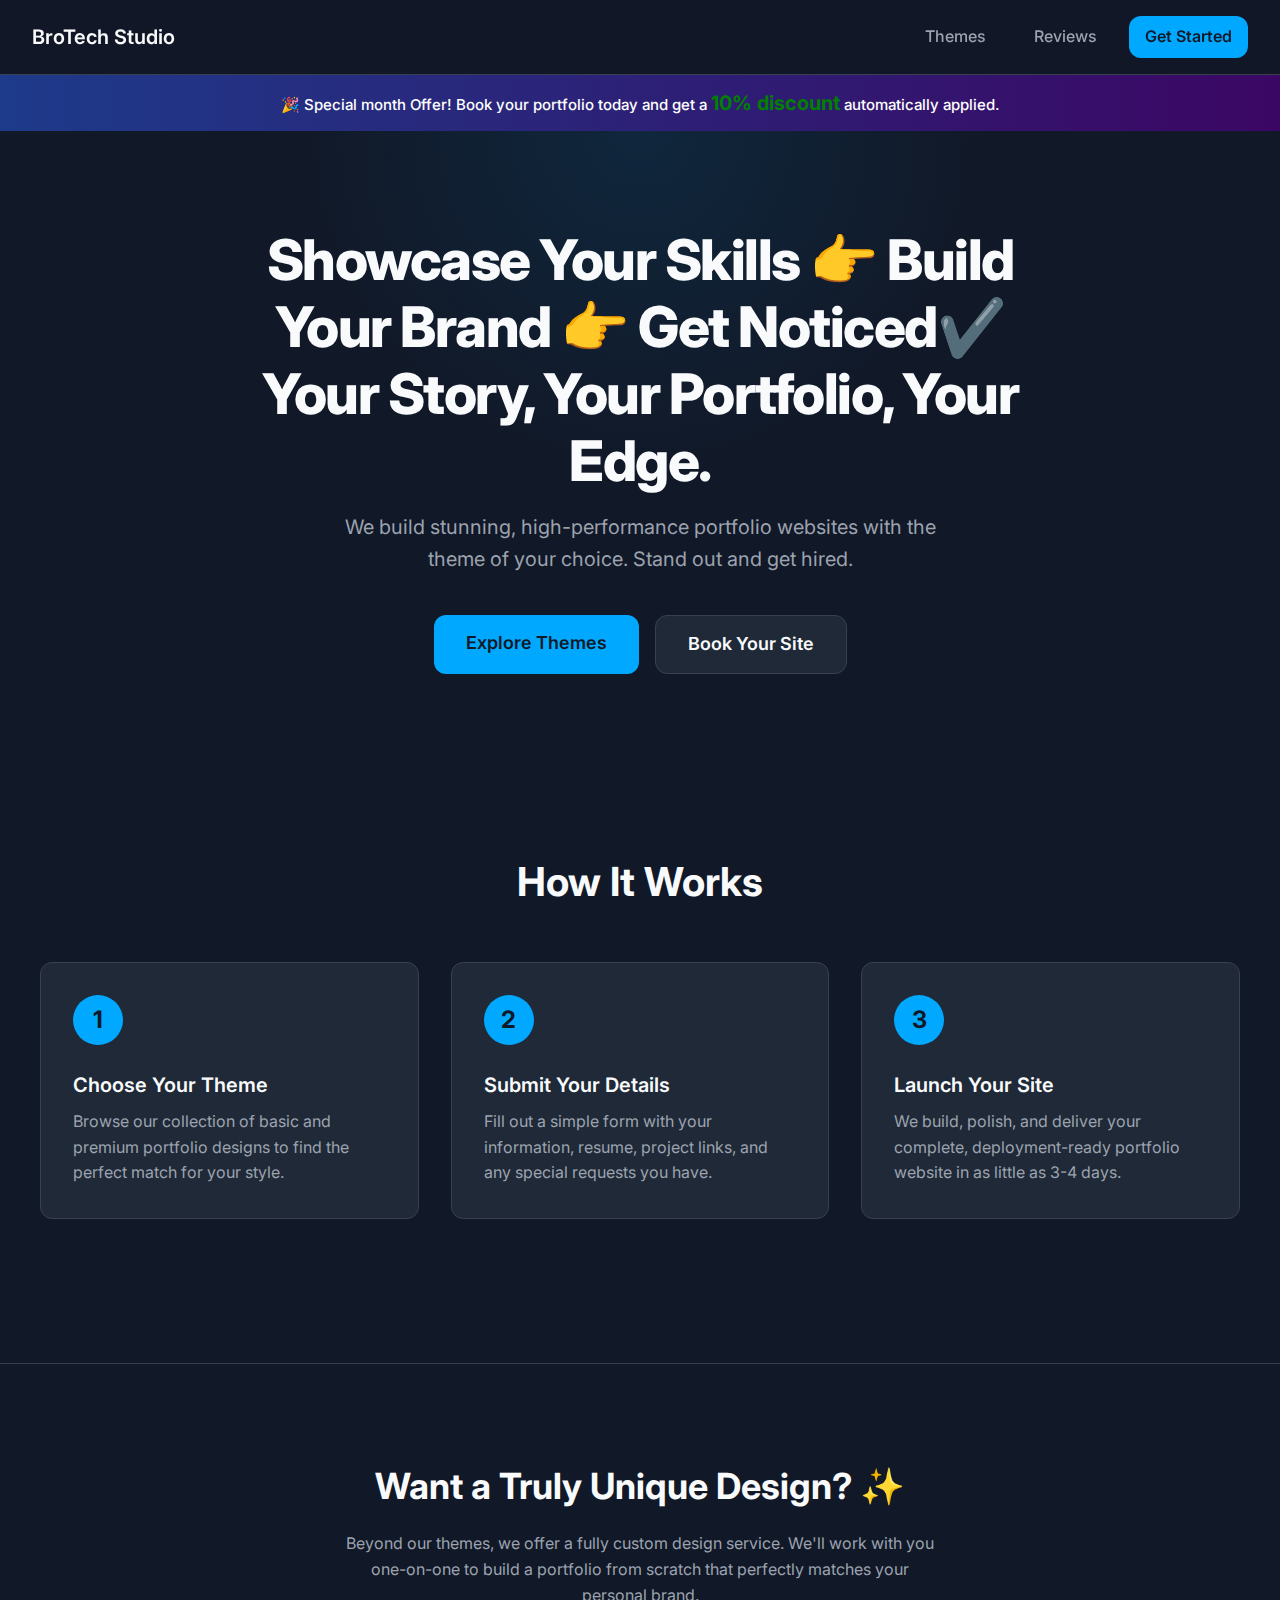
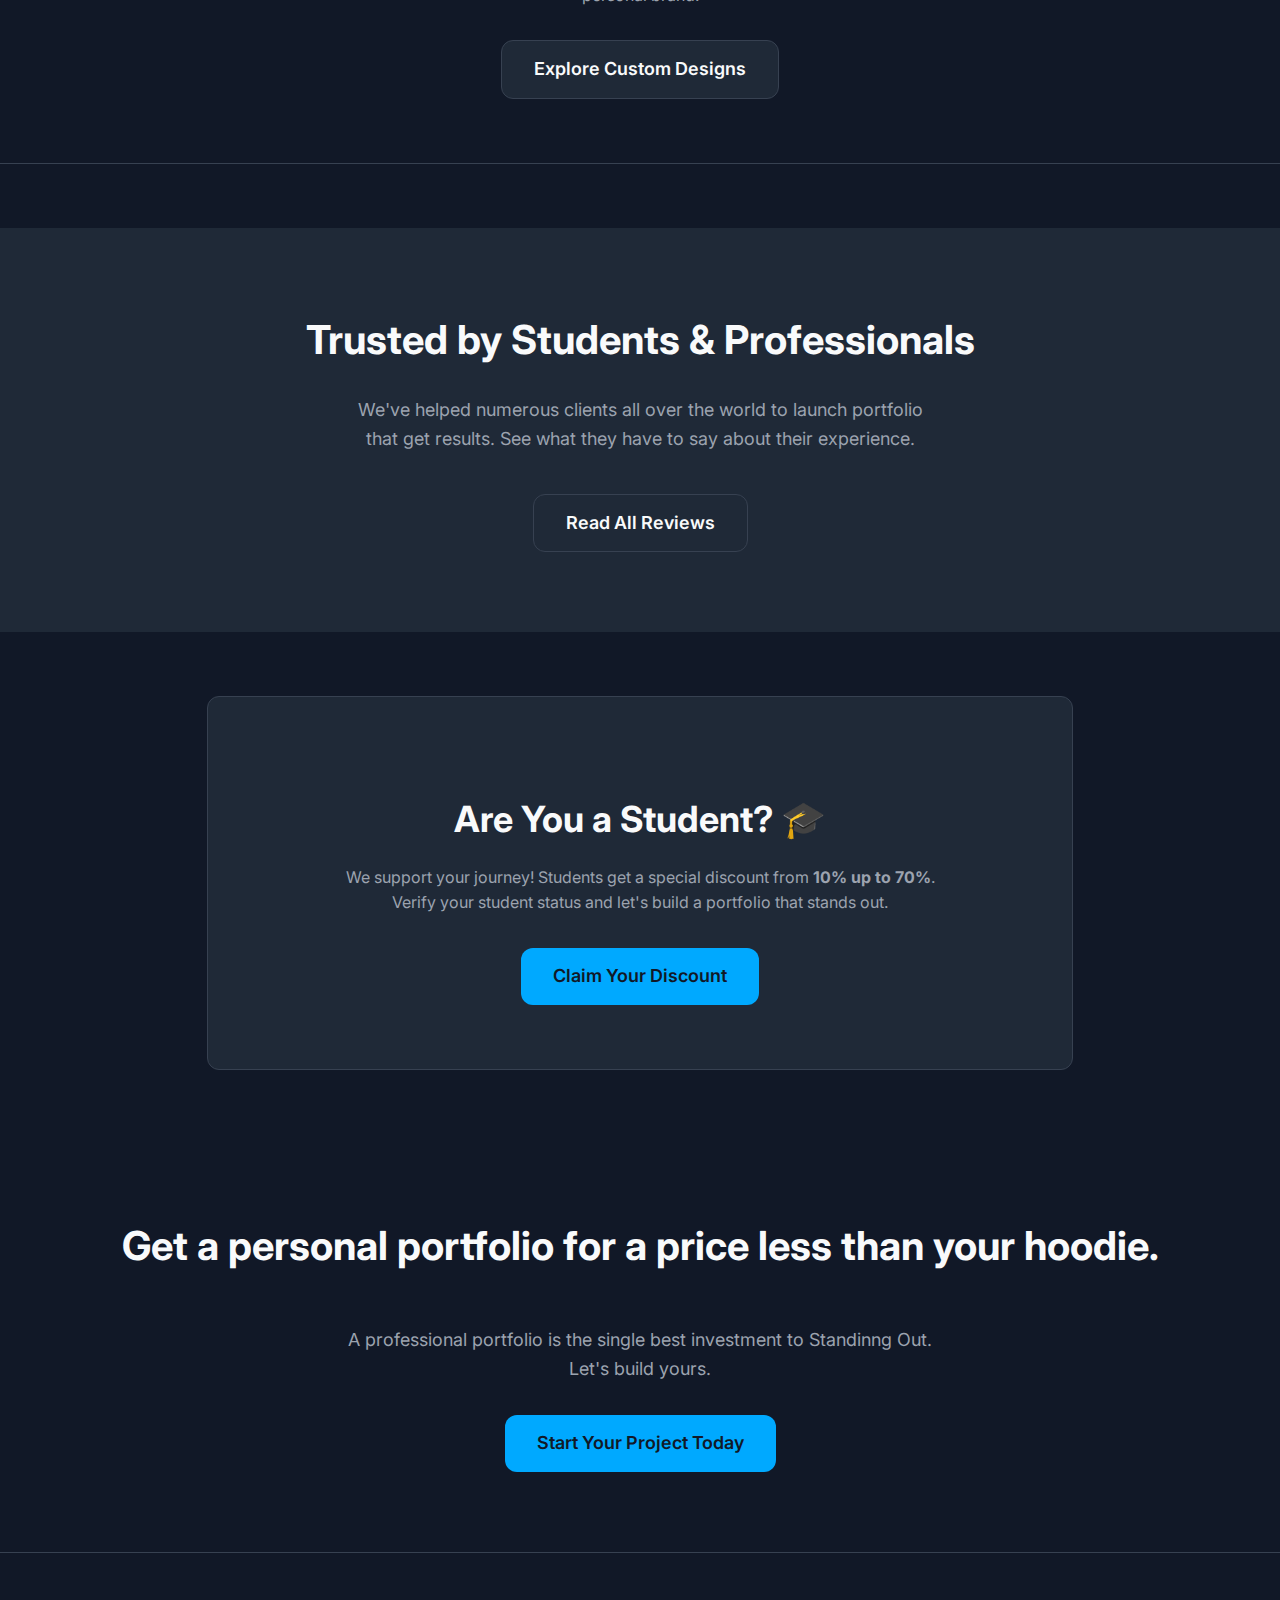
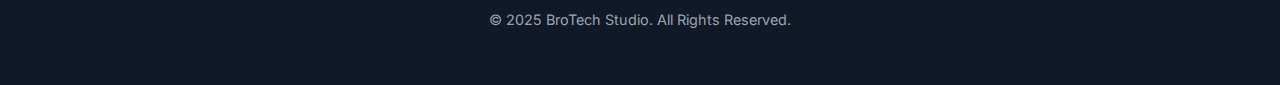
<file: index.html>
<!DOCTYPE html>
<html lang="en">
<head>
    <meta charset="UTF-8">
    <meta name="viewport" content="width=device-width, initial-scale=1.0">
    <title>BroTech Studio - Professional Portfolio Websites</title>
    <link rel="preconnect" href="https://fonts.googleapis.com">
    <link rel="preconnect" href="https://fonts.gstatic.com" crossorigin>
    <link href="https://fonts.googleapis.com/css2?family=Inter:wght@400;500;600;700;800&display=swap" rel="stylesheet">
    <link rel="stylesheet" href="./stylesheet/index.css">
        <link rel="stylesheet" href="./stylesheet/discount.css">
    <link rel="icon" href="./image/BroTech-logo.png" type="image/x-icon">
</head>
<body>
    
    <header class="site-header">
        <nav class="navbar">
            <a href="#" class="nav-brand">BroTech Studio</a>
            <div class="nav-links">
                <a href="./theme.html" class="nav-link">Themes</a>
                <a href="./reviews.html" class="nav-link">Reviews</a>
                <a href="https://klsmolay.github.io/FormToBookPortfolio/" class="nav-link cta-button" target="_blank">Get Started</a>
            </div>
        </nav>
    </header>
    <div id="discount-banner">
        <p>🎉 Special month Offer! Book your portfolio today and get a <strong style="color: green; font-size: 20px;">10% discount</strong> automatically applied.</p>
    </div>
    <main>
        <section class="hero">
            <div class="hero-content">
                <h1 class="hero-headline">Showcase Your Skills 👉 Build Your Brand 👉 Get Noticed✔️ <br>Your Story, Your Portfolio, Your Edge.</h1>
                <p class="hero-subheadline">We build stunning, high-performance portfolio websites with the theme of your choice. Stand out and get hired.</p>
                <div class="hero-cta-group">
                    <a href="./theme.html" class="cta-primary">Explore Themes</a>
                    <a href="https://klsmolay.github.io/FormToBookPortfolio/" class="cta-secondary" target="_blank">Book Your Site</a>
                </div>
            </div>
        </section>
        
        <section class="how-it-works">
            <h2>How It Works</h2>
            <div class="steps-grid">
                <div class="step-card">
                    <div class="step-number">1</div>
                    <h3>Choose Your Theme</h3>
                    <p>Browse our collection of basic and premium portfolio designs to find the perfect match for your style.</p>
                </div>
                <div class="step-card">
                    <div class="step-number">2</div>
                    <h3>Submit Your Details</h3>
                    <p>Fill out a simple form with your information, resume, project links, and any special requests you have.</p>
                </div>
                <div class="step-card">
                    <div class="step-number">3</div>
                    <h3>Launch Your Site</h3>
                    <p>We build, polish, and deliver your complete, deployment-ready portfolio website in as little as 3-4 days.</p>
                </div>
            </div>
        </section>

        <section class="custom-promo-section">
            <h2>Want a Truly Unique Design? ✨</h2>
            <p>Beyond our themes, we offer a fully custom design service. We'll work with you one-on-one to build a portfolio from scratch that perfectly matches your personal brand.</p>
            <a href="./custom.html" class="cta-secondary">Explore Custom Designs</a>
        </section>
        
        <section class="reviews-link-section">
            <h2>Trusted by Students & Professionals</h2>
            <p>We've helped numerous clients all over the world to launch portfolio that get results. See what they have to say about their experience.</p>
            <a href="./reviews.html" class="cta-secondary">Read All Reviews</a>
        </section>

        <section class="student-discount-section">
            <h2>Are You a Student? 🎓</h2>
            <p>We support your journey! Students get a special discount from <strong>10% up to 70%</strong>. Verify your student status and let's build a portfolio that stands out.</p>
            <a href="https://docs.google.com/forms/d/e/1FAIpQLSfs082PUoWkPDDEYNe1YOc7Ge-pAstyzZ24hSj1kO3cD-SW3w/viewform" class="cta-primary" target="_blank">Claim Your Discount</a>
        </section>
        
        <section class="final-cta">
            <h2>Get a personal portfolio for a price less than your hoodie.</h2>
            <p>A professional portfolio is the single best investment to Standinng Out. Let's build yours.</p>
            <a href="./theme.html" class="cta-primary">Start Your Project Today</a>
        </section>
        
    </main>
    
    <footer class="footer">
        <p>&copy; 2025 BroTech Studio. All Rights Reserved.</p>
    </footer>

    <script id="omnidimension-web-widget" async src="https://backend.omnidim.io/web_widget.js?secret_key=cbb5d2c35e5987b4e7eff323f522cfb2" defer></script>
    <script src="./javascript/clickBlock.js" defer></script>
</body>

</html>
</file>
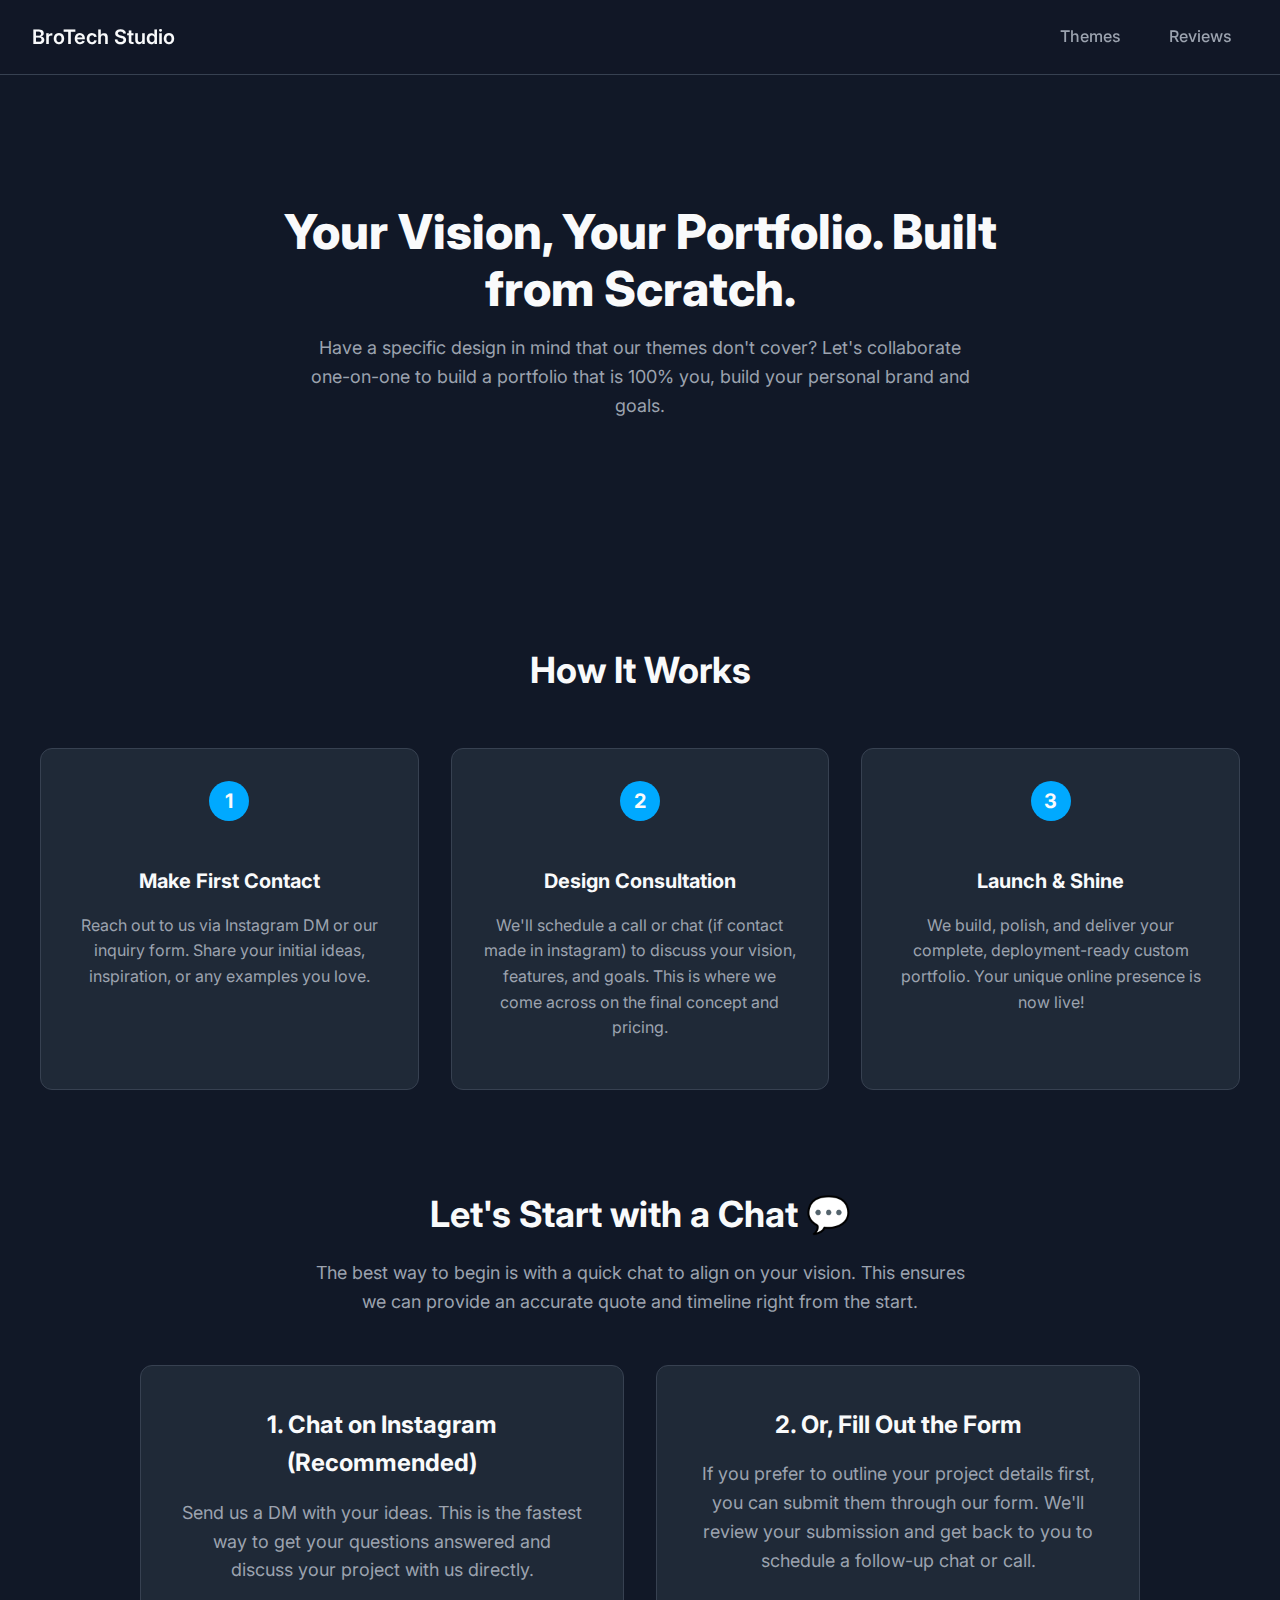
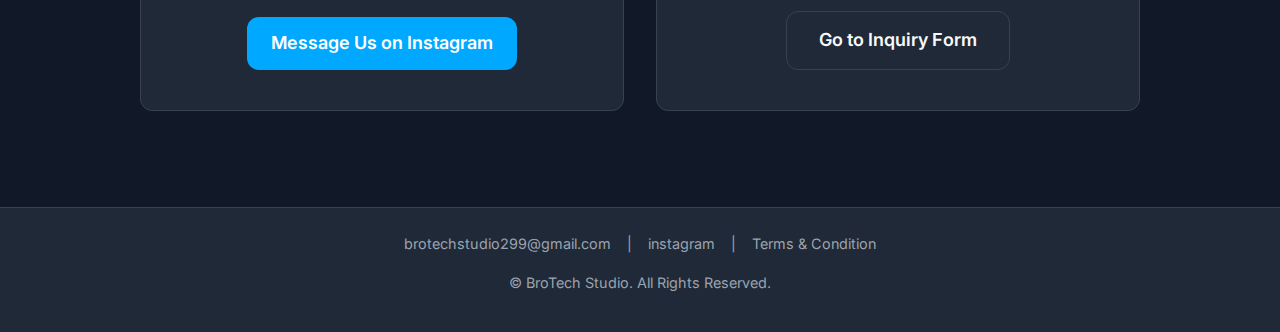
<file: custom.html>
<!DOCTYPE html>
<html lang="en">
<head>
    <meta charset="UTF-8">
    <meta name="viewport" content="width=device-width, initial-scale=1.0">
    <title>Custom Portfolio Designs - BroTech Studio</title>
    <link rel="preconnect" href="https://fonts.googleapis.com">
    <link rel="preconnect" href="https://fonts.gstatic.com" crossorigin>
    <link href="https://fonts.googleapis.com/css2?family=Inter:wght@400;500;600;700;800&display=swap" rel="stylesheet">
    
    <link rel="stylesheet" href="./stylesheet/index.css">
    
    <link rel="stylesheet" href="./stylesheet/custom.css">
    
    <link rel="icon" href="./image/BroTech-logo.png" type="image/x-icon">
</head>
<body>
    
    <header class="site-header">
        <nav class="navbar">
            <a href="./index.html" class="nav-brand">BroTech Studio</a>
            <div class="nav-links">
                <a href="./theme.html" class="nav-link">Themes</a>
                <a href="./reviews.html" class="nav-link">Reviews</a>
            </div>
        </nav>
    </header>

    <main>
        
        <section class="custom-hero">
            <h1>Your Vision, Your Portfolio. Built from Scratch.</h1>
            <p>Have a specific design in mind that our themes don't cover? Let's collaborate one-on-one to build a portfolio that is 100% you, build your personal brand and goals.</p>
        </section>

        <section class="process-section">
            <h2>How It Works</h2>
            <div class="process-grid">
                <div class="process-card">
                    <div class="process-number">1</div>
                    <h3>Make First Contact</h3>
                    <p>Reach out to us via Instagram DM or our inquiry form. Share your initial ideas, inspiration, or any examples you love.</p>
                </div>
                <div class="process-card">
                    <div class="process-number">2</div>
                    <h3>Design Consultation</h3>
                    <p>We'll schedule a call or chat (if contact made in instagram) to discuss your vision, features, and goals. This is where we come across on the final concept and pricing.</p>
                </div>
                <div class="process-card">
                    <div class="process-number">3</div>
                    <h3>Launch & Shine</h3>
                    <p>We build, polish, and deliver your complete, deployment-ready custom portfolio. Your unique online presence is now live!</p>
                </div>
            </div>
        </section>

        <section class="contact-section">
            <h2>Let's Start with a Chat 💬</h2>
            <p style="text-align: center; color: var(--color-text-secondary); max-width: 60ch; margin: -2rem auto 3rem auto;">The best way to begin is with a quick chat to align on your vision. This ensures we can provide an accurate quote and timeline right from the start.</p>
            <div class="contact-options">
                <div class="option-card">
                    <h3>1. Chat on Instagram (Recommended)</h3>
                    <p>Send us a DM with your ideas. This is the fastest way to get your questions answered and discuss your project with us directly.</p>
                    <a href="https://www.instagram.com/brotech_studio/" class="cta-primary" target="_blank">Message Us on Instagram</a>
                </div>
                <div class="option-card">
                    <h3>2. Or, Fill Out the Form</h3>
                    <p>If you prefer to outline your project details first, you can submit them through our form. We'll review your submission and get back to you to schedule a follow-up chat or call.</p>
                    <a href="https://forms.gle/5bnTCCvdDdHUkDDAA" class="cta-secondary" target="_blank">Go to Inquiry Form</a>
                </div>
            </div>
        </section>
        
    </main>
    
    <footer class="footer">
        <div class="footer-container">
            <div class="footer-links">
                <a id="EmailLink" class="footer-link"target="_blank" >brotechstudio299@gmail.com</a>
                <span class="footer-divider">|</span>
                <a href="https://www.instagram.com/brotech_studio/" target="_blank">instagram</a>
                <span class="footer-divider">|</span>
                <a href="./termsAndCondition.html">Terms & Condition</a>
            </div>
            <p>&copy; BroTech Studio. All Rights Reserved.</p>
        </div>
    </footer>

    <script id="omnidimension-web-widget" async src="https://backend.omnidim.io/web_widget.js?secret_key=cbb5d2c35e5987b4e7eff323f522cfb2" defer></script>
    <script src="./javascript/EmailSetting.js"></script>
    <script src="./javascript/clickBlock.js"></script>
</body>

</html>
</file>
<file: stylesheet/index.css>
/* =================================================================
   1. Root Variables & Global Styles
   ================================================================= */
:root {
    --color-primary: #00A9FF;
    --color-primary-hover: #008DDB;
    --color-bg: #111827;
    --color-surface: #1F2937;
    --color-text-primary: #F9FAFB;
    --color-text-secondary: #9CA3AF;
    --color-border: #374151;
    --font-sans: 'Inter', sans-serif;
    --border-radius: 0.75rem; /* 12px */
    --transition-speed: 250ms;
}

body {
    font-family: var(--font-sans);
    background-color: var(--color-bg);
    color: var(--color-text-primary);
    margin: 0;
    line-height: 1.6;
    -webkit-font-smoothing: antialiased;
    -moz-osx-font-smoothing: grayscale;
}

/* =================================================================
   2. Header & Navigation
   ================================================================= */
.site-header {
    background-color: rgba(17, 24, 39, 0.8); /* Semi-transparent background */
    backdrop-filter: blur(10px);
    -webkit-backdrop-filter: blur(10px);
    border-bottom: 1px solid var(--color-border);
    padding: 1rem 2rem;
    position: sticky;
    top: 0;
    z-index: 50;
}

.navbar {
    display: flex;
    justify-content: space-between;
    align-items: center;
    max-width: 1400px;
    margin: 0 auto;
}

.nav-brand {
    font-size: 1.25rem;
    font-weight: 600;
    text-decoration: none;
    color: var(--color-text-primary);
}

.nav-links {
    display: flex;
    align-items: center;
    gap: 1rem;
}

.nav-link {
    font-size: 1rem;
    font-weight: 500;
    color: var(--color-text-secondary);
    text-decoration: none;
    padding: 0.5rem 1rem;
    border-radius: var(--border-radius);
    transition: all var(--transition-speed) ease;
}

.nav-link:hover {
    color: var(--color-text-primary);
    background-color: var(--color-border);
}

.nav-link.cta-button {
    background-color: var(--color-primary);
    color: var(--color-bg);
    font-weight: 600;
}
.nav-link.cta-button:hover {
    background-color: var(--color-primary-hover);
    color: var(--color-bg);
}

/* =================================================================
   3. Hero Section
   ================================================================= */
.hero {
    text-align: center;
    padding: 6rem 1.5rem;
    background-image: radial-gradient(circle at top, rgba(0, 169, 255, 0.1), transparent 40%);
}

.hero-content {
    max-width: 800px;
    margin: 0 auto;
}

.hero-headline {
    font-size: 3.5rem;
    font-weight: 800;
    line-height: 1.2;
    color: var(--color-text-primary);
    margin: 0 0 1rem 0;
    letter-spacing: -1.5px;
}

.hero-subheadline {
    font-size: 1.25rem;
    color: var(--color-text-secondary);
    max-width: 650px;
    margin: 0 auto 2.5rem auto;
}

.hero-cta-group {
    display: flex;
    justify-content: center;
    gap: 1rem;
    flex-wrap: wrap;
}

.cta-primary, .cta-secondary {
    display: inline-block;
    padding: 0.875rem 2rem;
    font-size: 1.125rem;
    font-weight: 600;
    border-radius: var(--border-radius);
    text-decoration: none;
    transition: all var(--transition-speed) ease;
}

.cta-primary {
    background-color: var(--color-primary);
    color: var(--color-bg);
}
.cta-primary:hover {
    background-color: var(--color-primary-hover);
    transform: translateY(-2px);
}

.cta-secondary {
    background-color: var(--color-surface);
    color: var(--color-text-primary);
    border: 1px solid var(--color-border);
}
.cta-secondary:hover {
    background-color: var(--color-border);
    transform: translateY(-2px);
}

/* =================================================================
   4. How It Works Section
   ================================================================= */
.how-it-works, .final-cta, .reviews-link-section {
    padding: 5rem 1.5rem;
    text-align: center;
}

.how-it-works h2, .final-cta h2, .reviews-link-section h2 {
    font-size: 2.5rem;
    font-weight: 700;
    margin: 0 0 3rem 0;
}

.steps-grid {
    display: grid;
    grid-template-columns: repeat(auto-fit, minmax(300px, 1fr));
    gap: 2rem;
    max-width: 1200px;
    margin: 0 auto;
    text-align: left;
}

.step-card {
    background-color: var(--color-surface);
    padding: 2rem;
    border-radius: var(--border-radius);
    border: 1px solid var(--color-border);
}

.step-number {
    width: 50px;
    height: 50px;
    display: flex;
    align-items: center;
    justify-content: center;
    background-color: var(--color-primary);
    color: var(--color-bg);
    font-size: 1.5rem;
    font-weight: 700;
    border-radius: 50%;
    margin-bottom: 1.5rem;
}

.step-card h3 {
    font-size: 1.25rem;
    font-weight: 600;
    margin: 0 0 0.5rem 0;
}

.step-card p {
    color: var(--color-text-secondary);
    margin: 0;
}

/* =================================================================
   5. Custom Design Promo Section
   ================================================================= */
.custom-promo-section {
    text-align: center;
    padding: 4rem 1.5rem;
    margin: 4rem 0;
    border-top: 1px solid var(--color-border);
    border-bottom: 1px solid var(--color-border);
}

.custom-promo-section h2 {
    color: var(--color-text-primary);
    font-size: 2.25rem;
    margin-bottom: 1rem;
}

.custom-promo-section p {
    color: var(--color-text-secondary);
    max-width: 60ch; /* Limits line length for readability */
    margin: 0 auto 2rem auto;
    line-height: 1.6;
}

/* =================================================================
   6. Reviews Link Section
   ================================================================= */
.reviews-link-section {
    background-color: var(--color-surface);
}

.reviews-link-section h2 {
    margin-bottom: 1.5rem;
}

.reviews-link-section p {
    font-size: 1.125rem;
    color: var(--color-text-secondary);
    max-width: 600px;
    margin: 0 auto 2.5rem auto;
}

/* =================================================================
   7. Student Discount Section 
   ================================================================= */

.student-discount-section {
    background-color: var(--color-surface);
    border: 1px solid var(--color-border);
    border-radius: var(--border-radius);
    padding: 4rem 2rem;
    text-align: center;
    margin: 4rem auto;
    max-width: 800px;
}

.student-discount-section h2 {
    font-size: 2.25rem; /* 36px */
    color: var(--color-text-primary);
    margin-bottom: 1rem;
}

.student-discount-section p {
    color: var(--color-text-secondary);
    max-width: 60ch; /* Limits line length for readability */
    margin-left: auto;
    margin-right: auto;
    margin-bottom: 2rem;
    line-height: 1.6;
}

/* =================================================================
   8. Final CTA & Footer
   ================================================================= */
.final-cta p {
    font-size: 1.125rem;
    color: var(--color-text-secondary);
    max-width: 600px;
    margin: 0 auto 2rem auto;
}

.footer {
    text-align: center;
    padding: 2.5rem 1.5rem;
    color: var(--color-text-secondary);
    font-size: 0.9rem;
    border-top: 1px solid var(--color-border);
}

/* =================================================================
   9. Responsiveness
   ================================================================= */
@media (max-width: 768px) {
    .hero-headline {
        font-size: 2.5rem;
    }
    .how-it-works h2, .final-cta h2, .reviews-link-section h2 {
        font-size: 2rem;
    }
}
</file>
<file: stylesheet/discount.css>
/* ============================ */
/* tempary discount banner */
#discount-banner {
    background: linear-gradient(90deg, #1E3A8A, #3B0764);
    color: #FFFFFF;
    text-align: center;
    padding: 12px 20px; /* Adjusted padding */
    font-size: 15px;
    font-weight: 500;
}
#discount-banner p {
    margin: 0;
}
/* ============================ */
</file>
<file: stylesheet/custom.css>
/*
===============
CUSTOM DESIGN PAGE STYLES
===============
*/

/* Import root variables (or ensure this file is loaded after your main CSS) */
:root {
    --color-primary: #00A9FF;
    --color-primary-hover: #008DDB;
    --color-bg: #111827;
    --color-surface: #1F2937;
    --color-text-primary: #F9FAFB;
    --color-text-secondary: #9CA3AF;
    --color-border: #374151;
    --font-sans: 'Inter', sans-serif;
    --border-radius: 0.75rem; /* 12px */
    --transition-speed: 250ms;
}

/* General body styling for this page */
body {
    background-color: var(--color-bg);
    color: var(--color-text-primary);
    font-family: var(--font-sans);
    margin: 0;
}

main {
    padding: 0 1.5rem;
}

/* Hero Section */
.custom-hero {
    text-align: center;
    padding: 6rem 1.5rem;
    max-width: 800px;
    margin: 0 auto;
}

.custom-hero h1 {
    font-size: 3rem; /* 48px */
    font-weight: 800;
    line-height: 1.2;
    margin-bottom: 1rem;
}

.custom-hero p {
    font-size: 1.125rem; /* 18px */
    color: var(--color-text-secondary);
    max-width: 60ch;
    margin: 0 auto 2rem auto;
}

/* How It Works Section */
.process-section {
    max-width: 1200px;
    margin: 2rem auto 6rem auto;
    padding-top: 2rem;
}

.process-section h2 {
    text-align: center;
    font-size: 2.25rem; /* 36px */
    margin-bottom: 3rem;
}

.process-grid {
    display: grid;
    grid-template-columns: 1fr;
    gap: 2rem;
}

@media (min-width: 768px) {
    .process-grid {
        grid-template-columns: repeat(3, 1fr);
    }
}

.process-card {
    background-color: var(--color-surface);
    border: 1px solid var(--color-border);
    border-radius: var(--border-radius);
    padding: 2rem;
    text-align: center;
}

.process-number {
    display: inline-block;
    width: 40px;
    height: 40px;
    line-height: 40px;
    border-radius: 50%;
    background-color: var(--color-primary);
    color: var(--color-text-primary);
    font-weight: 700;
    font-size: 1.25rem;
    margin-bottom: 1.5rem;
}

.process-card h3 {
    font-size: 1.25rem; /* 20px */
    margin-bottom: 0.5rem;
}

.process-card p {
    color: var(--color-text-secondary);
    line-height: 1.6;
}

/* Contact Options Section */
.contact-section {
    max-width: 1000px;
    margin: 6rem auto;
}

.contact-section h2 {
    text-align: center;
    font-size: 2.25rem; /* 36px */
    margin-bottom: 3rem;
}
.contact-section p {
    text-align: center;
    font-size: 1.125rem; /* 18px */
    color: var(--color-text-secondary);
    max-width: 60ch;
    margin: 0 auto 2rem auto;
}

.contact-options {
    display: grid;
    grid-template-columns: 1fr;
    gap: 2rem;
}

@media (min-width: 768px) {
    .contact-options {
        grid-template-columns: 1fr 1fr;
    }
}

.option-card {
    background-color: var(--color-surface);
    border: 1px solid var(--color-border);
    border-radius: var(--border-radius);
    padding: 2.5rem;
    display: flex;
    flex-direction: column;
    align-items: center;
    text-align: center;
}

.option-card h3 {
    font-size: 1.5rem; /* 24px */
    margin-top: 0;
    margin-bottom: 1rem;
}

.option-card p {
    color: var(--color-text-secondary);
    margin-bottom: 2rem;
    flex-grow: 1; /* Makes sure the button aligns at the bottom */
}

/* Re-using your existing CTA button styles */
.cta-primary {
    display: inline-block;
    background-color: var(--color-primary);
    color: #FFF;
    padding: 0.75rem 1.5rem;
    border-radius: var(--border-radius);
    text-decoration: none;
    font-weight: 600;
    transition: background-color var(--transition-speed) ease;
}
.cta-primary:hover {
    background-color: var(--color-primary-hover);
}
.footer {
    background-color: var(--color-surface);
    color: var(--color-text-secondary);
    text-align: center;
    padding: 1.5rem;
    margin-top: 2rem;
    border-top: 1px solid var(--color-border);
}

.footer-container {
    max-width: 4xl;
    margin: 0 auto;
}

.footer-links {
    margin-bottom: 1rem;
}
.footer-link, .footer-links a {
    color: var(--color-text-secondary);
    text-decoration: none;
    transition: color var(--transition-speed);
}

.footer-link:hover, .footer-links a:hover {
    color: var(--color-primary);
}

.footer-divider {
    margin: 0 0.75rem;
}
/* Make it look good on mobile */
@media (max-width: 768px) {
    .footer-container {
        flex-direction: column;
        gap: 0.5rem;
    }
}
</file>
